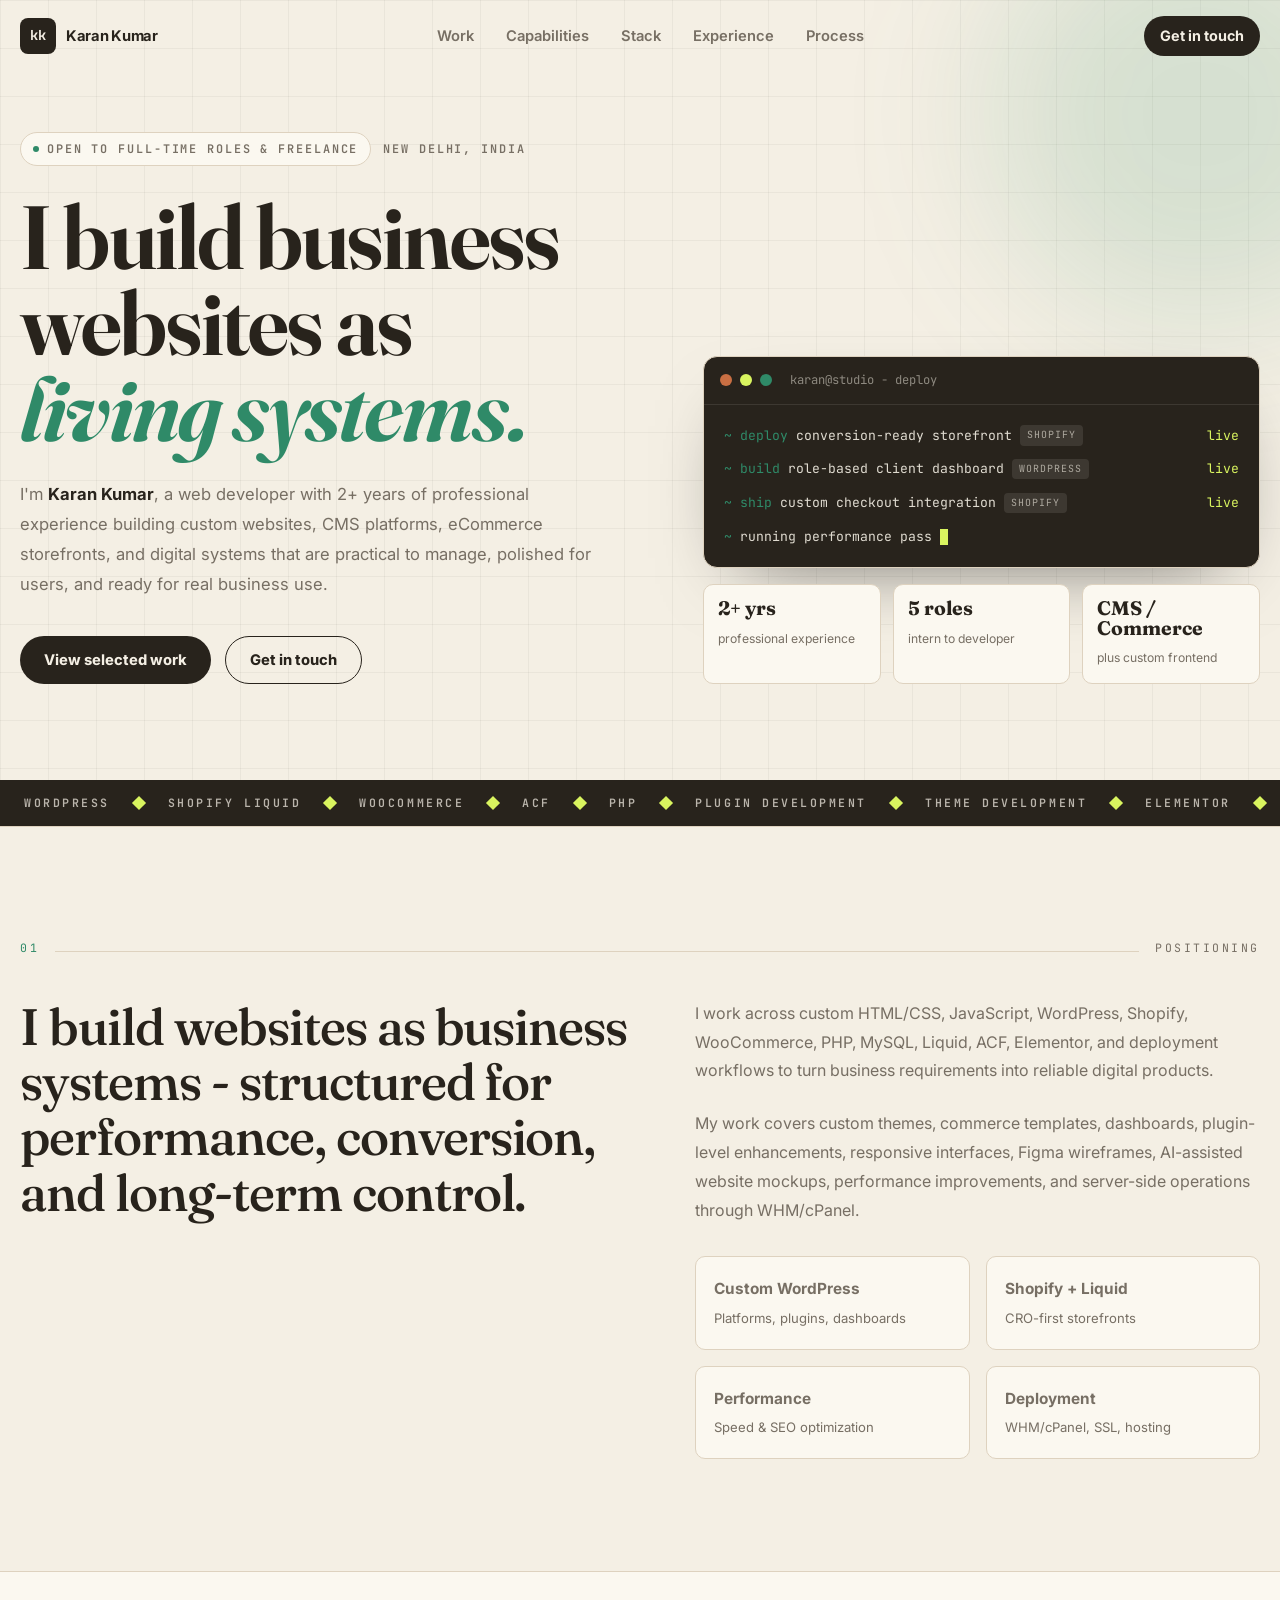
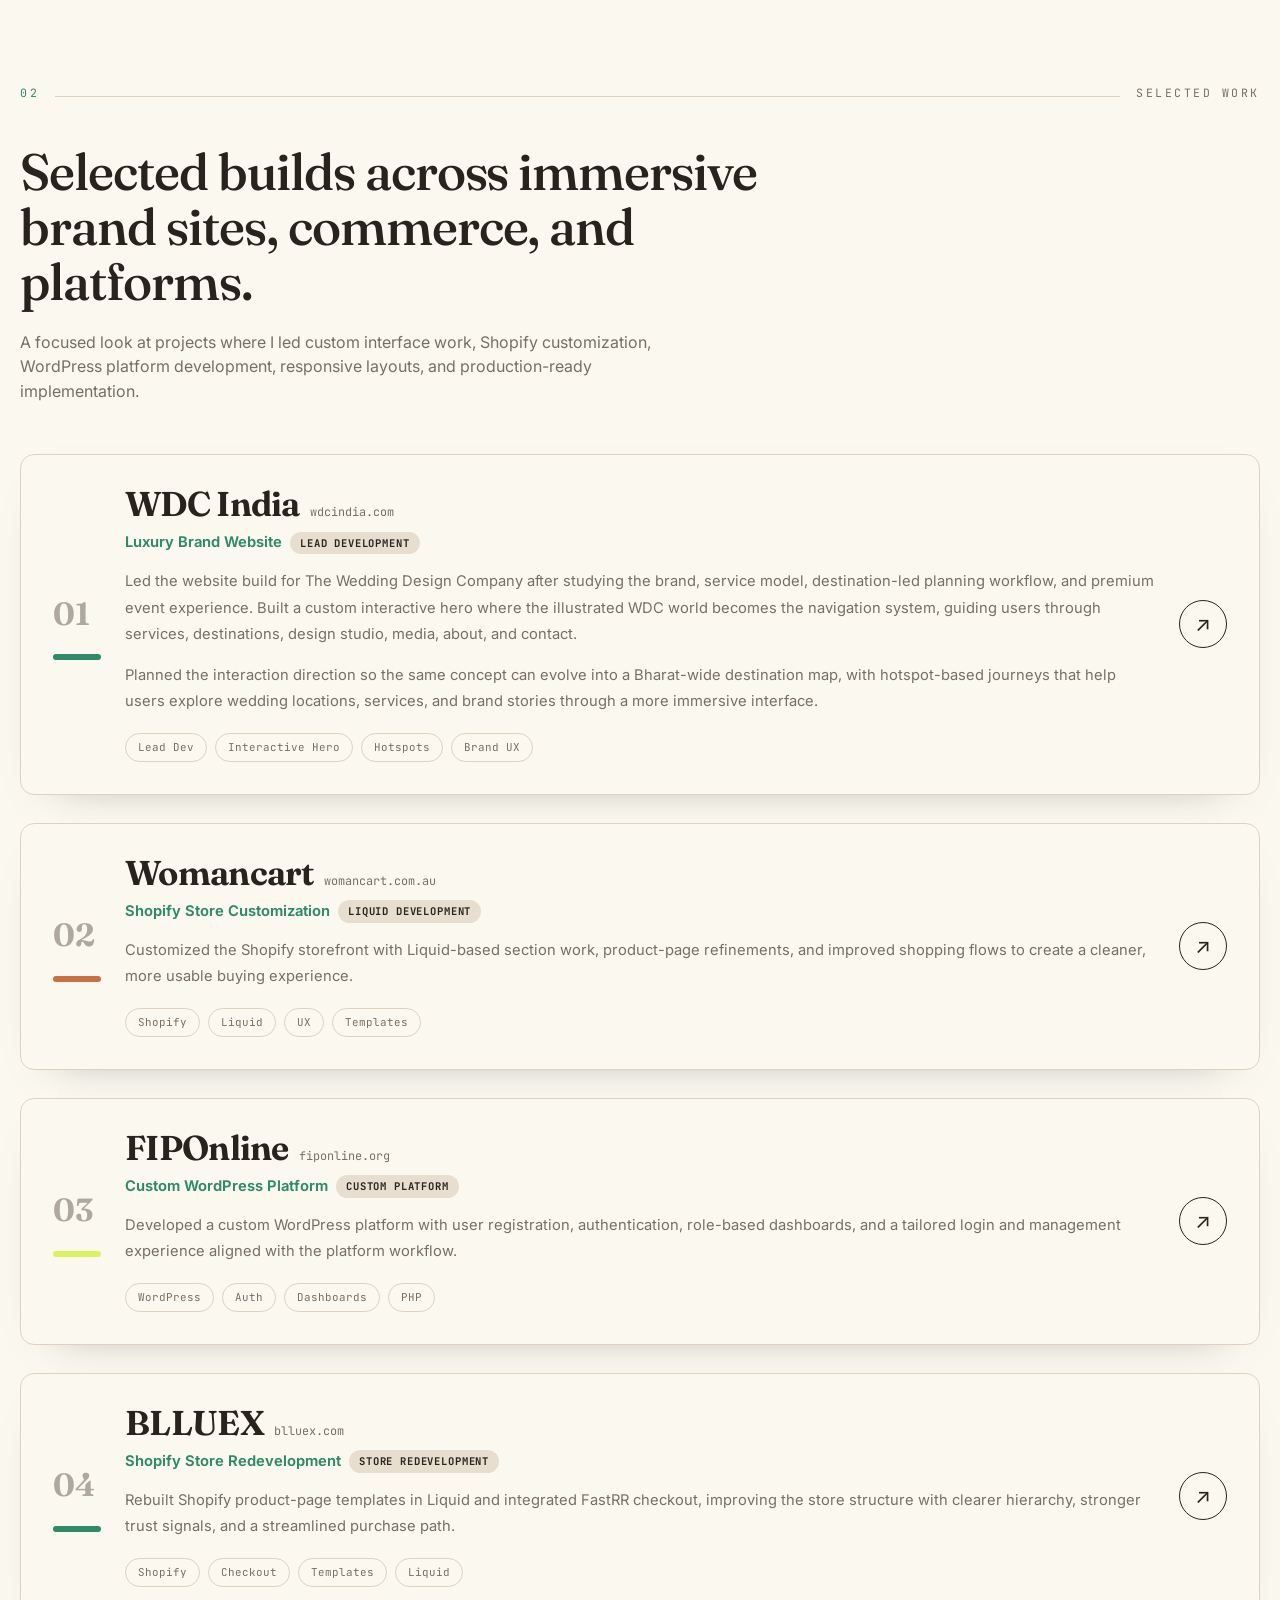
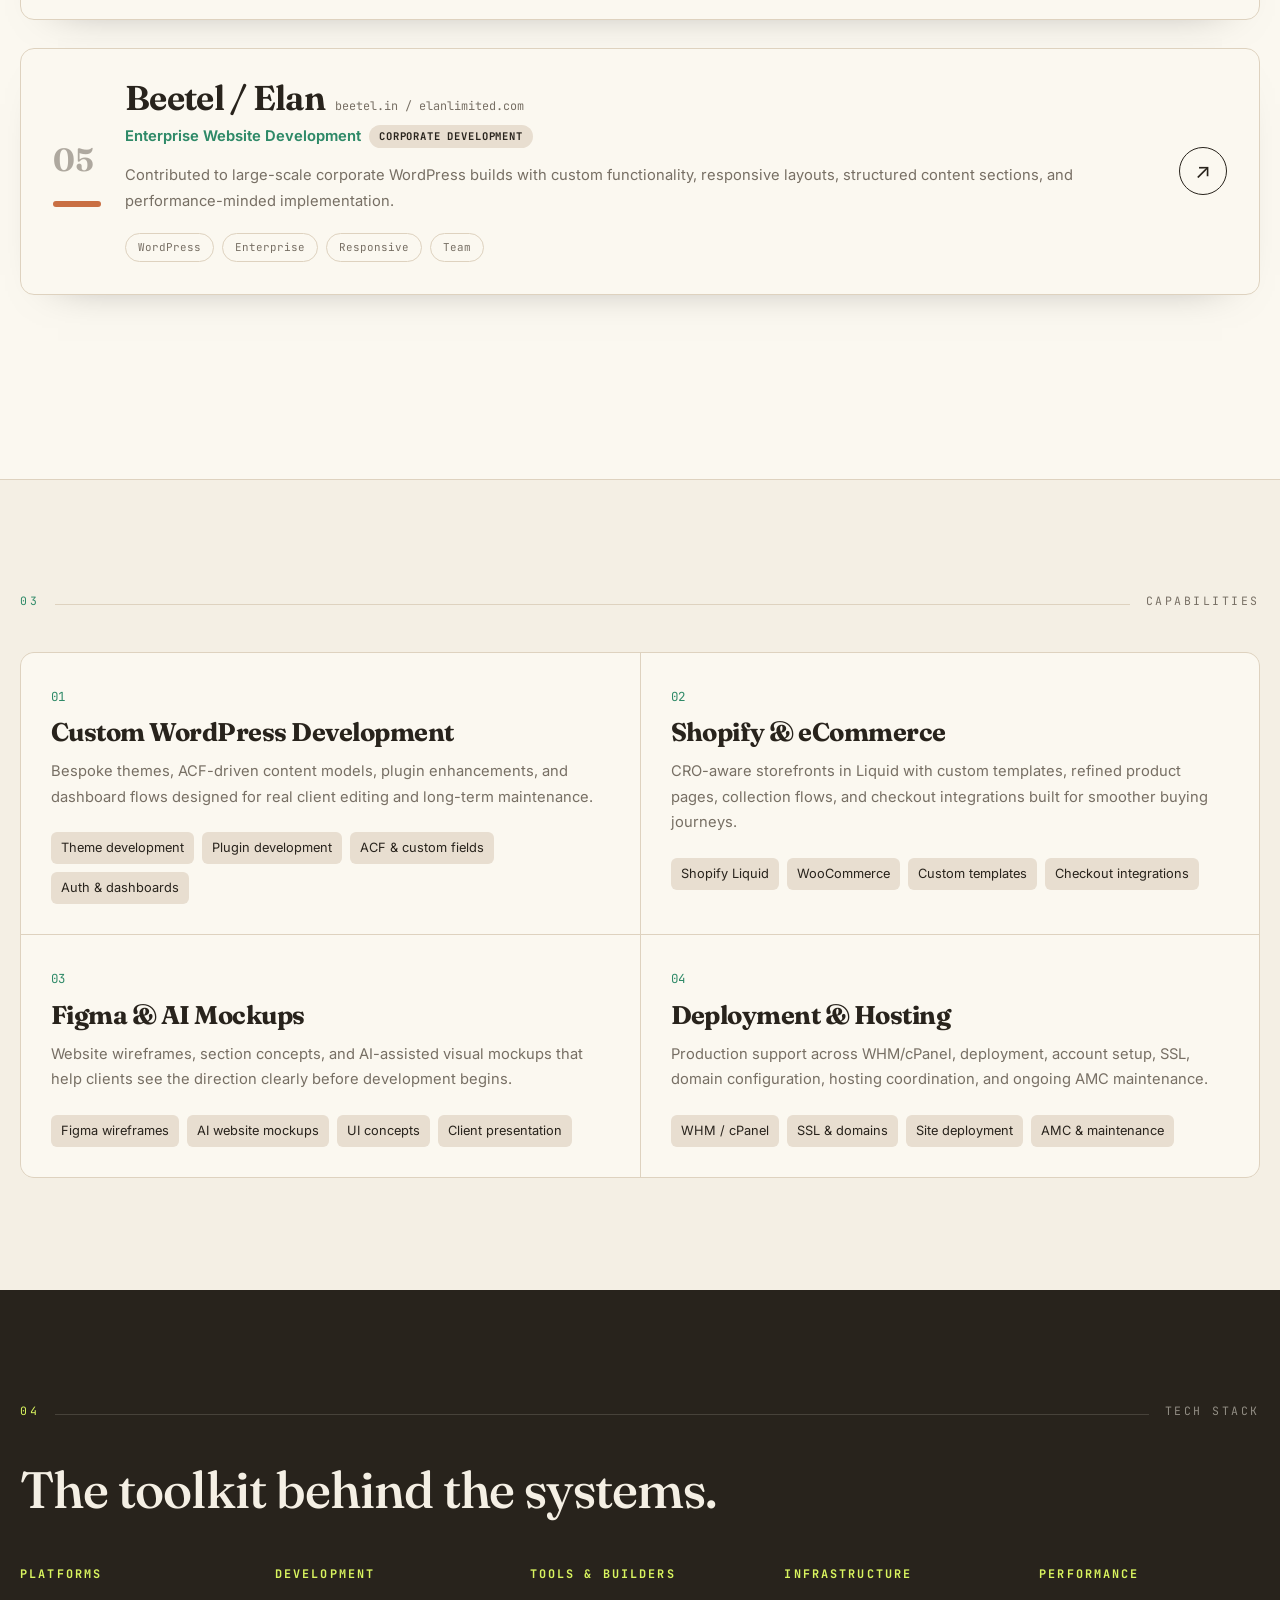
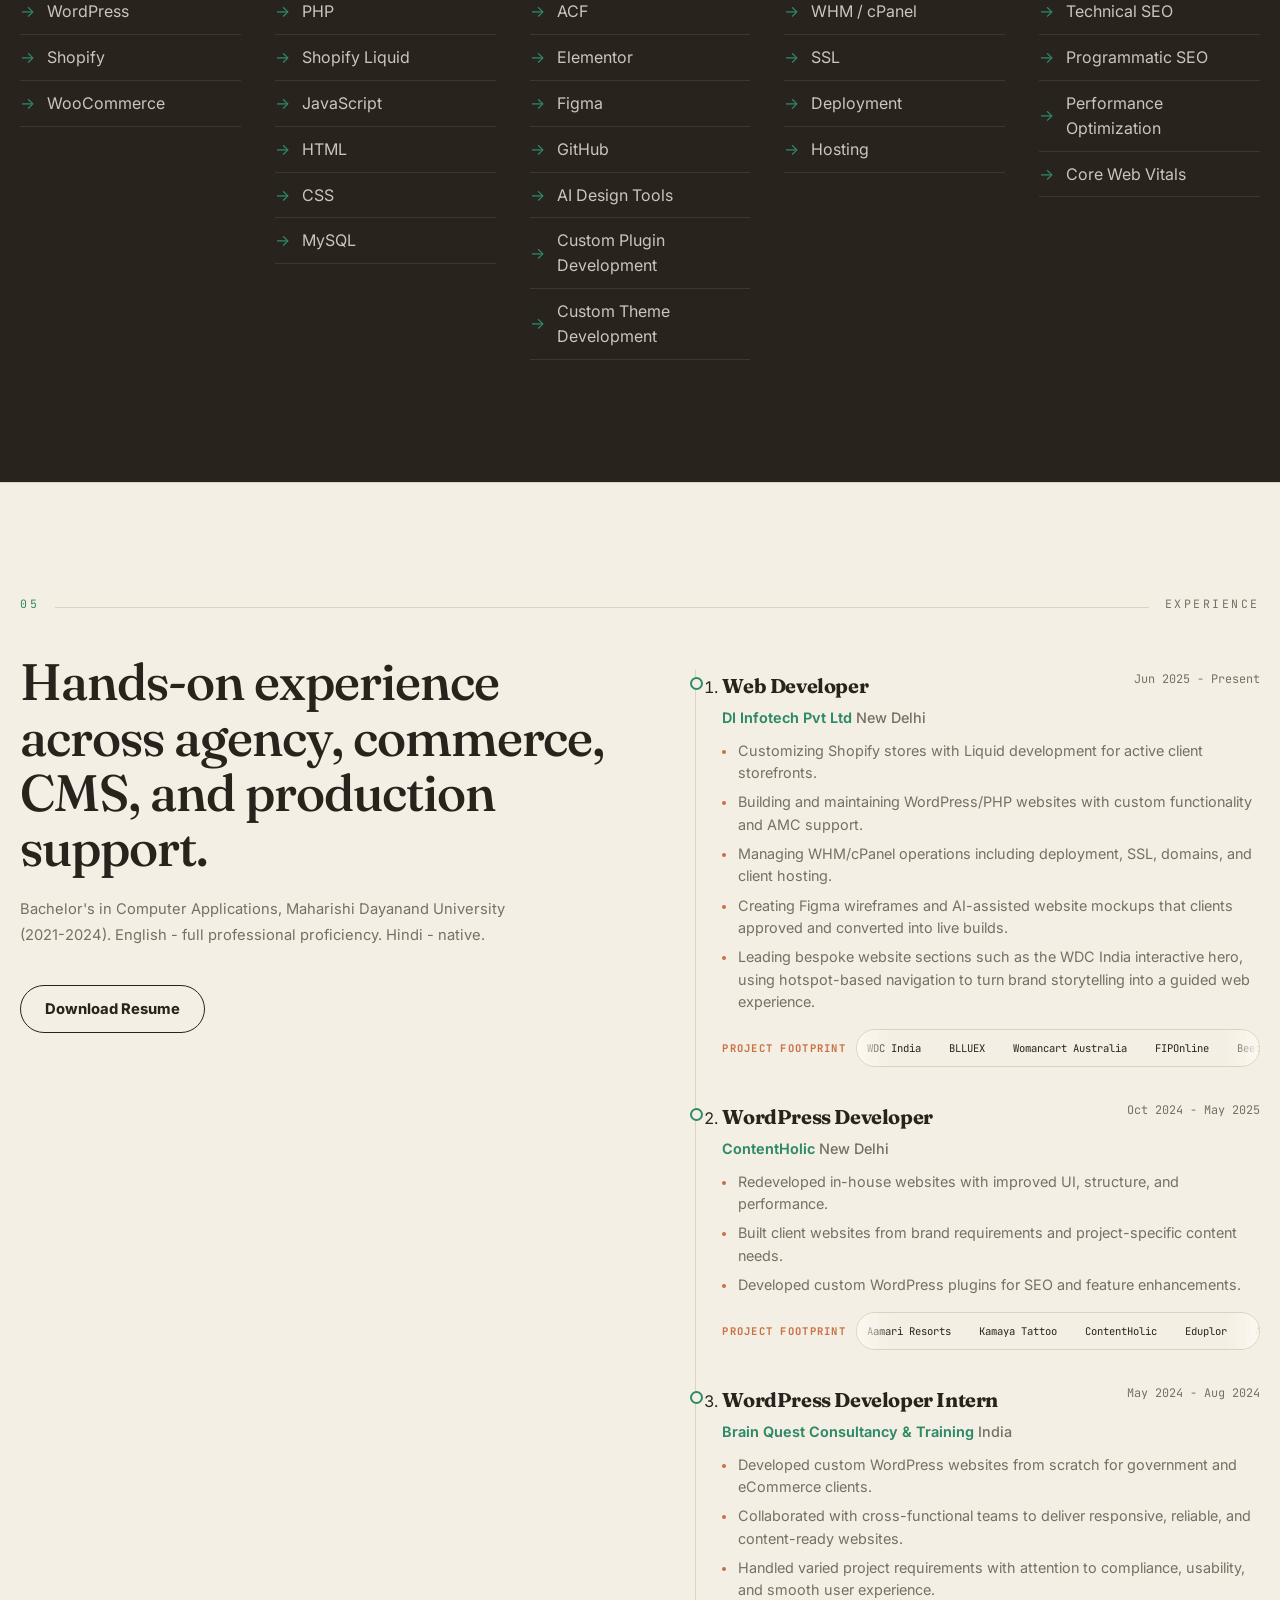
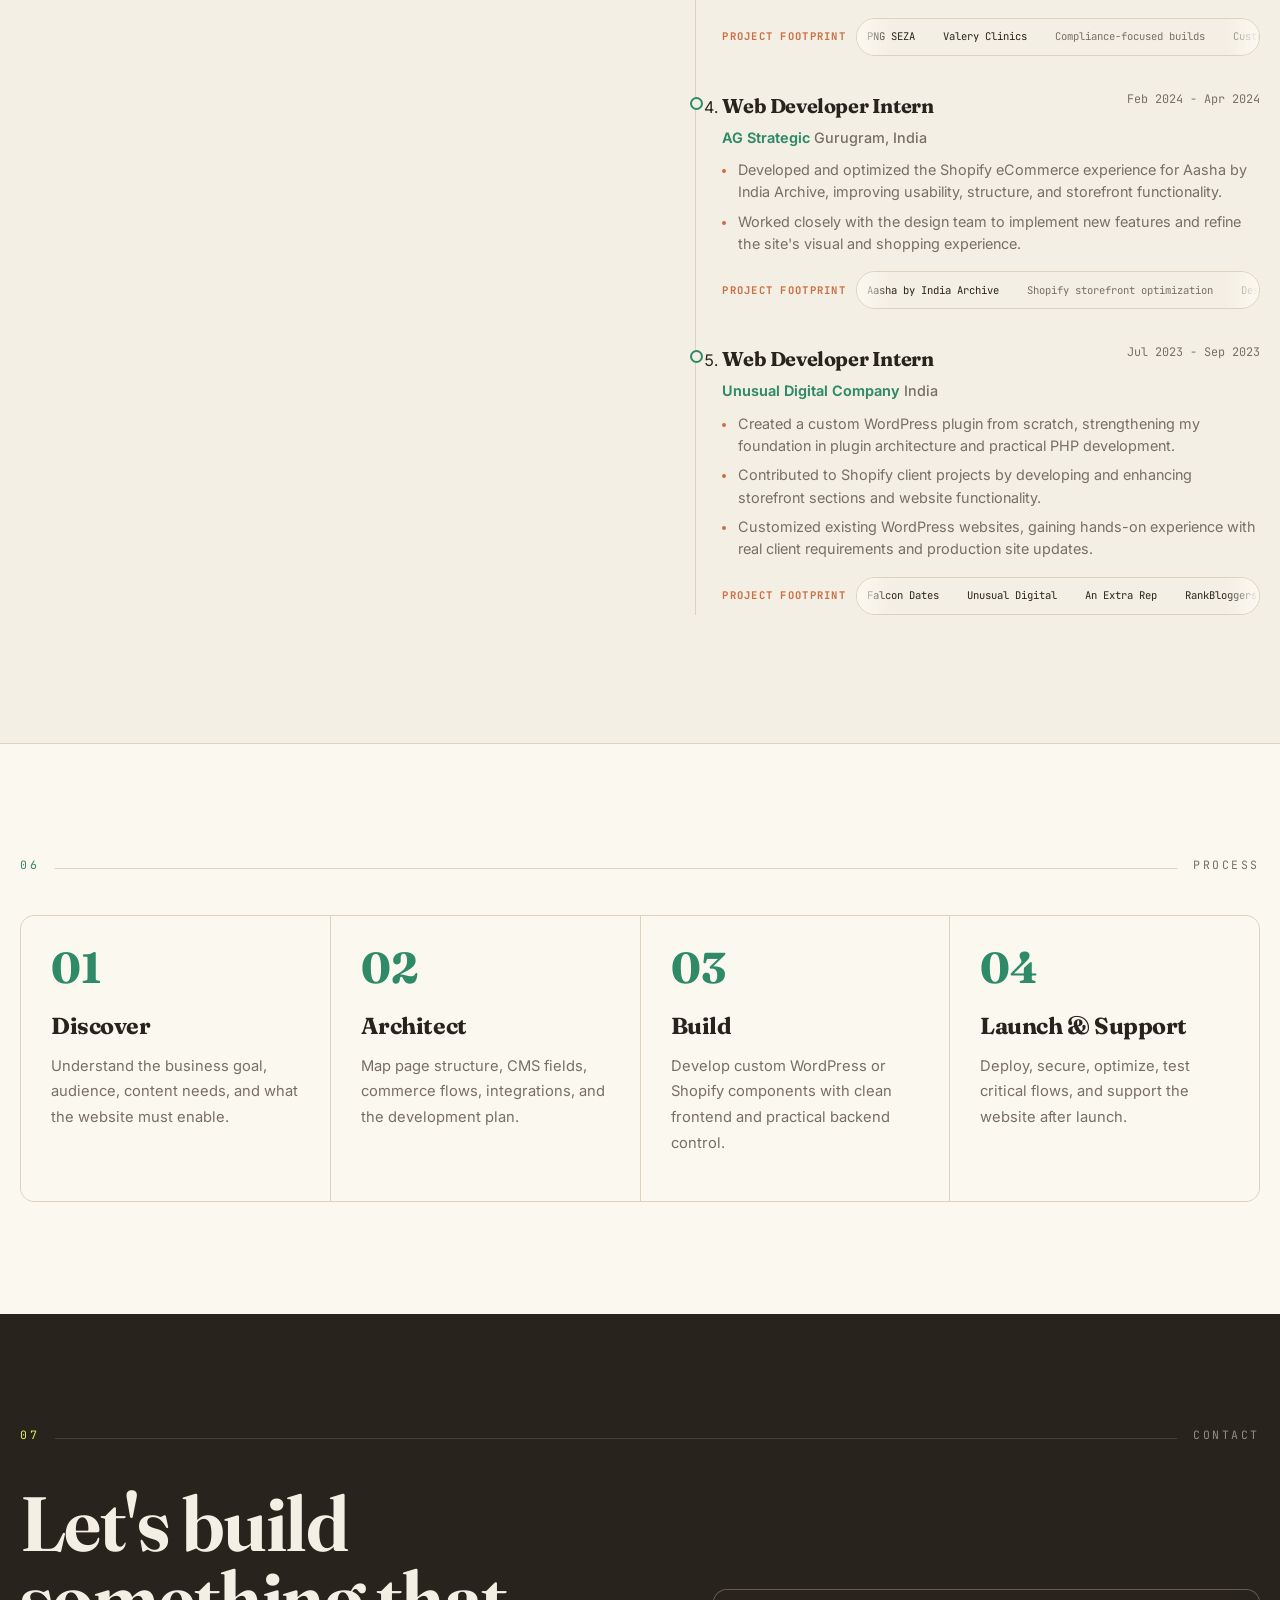
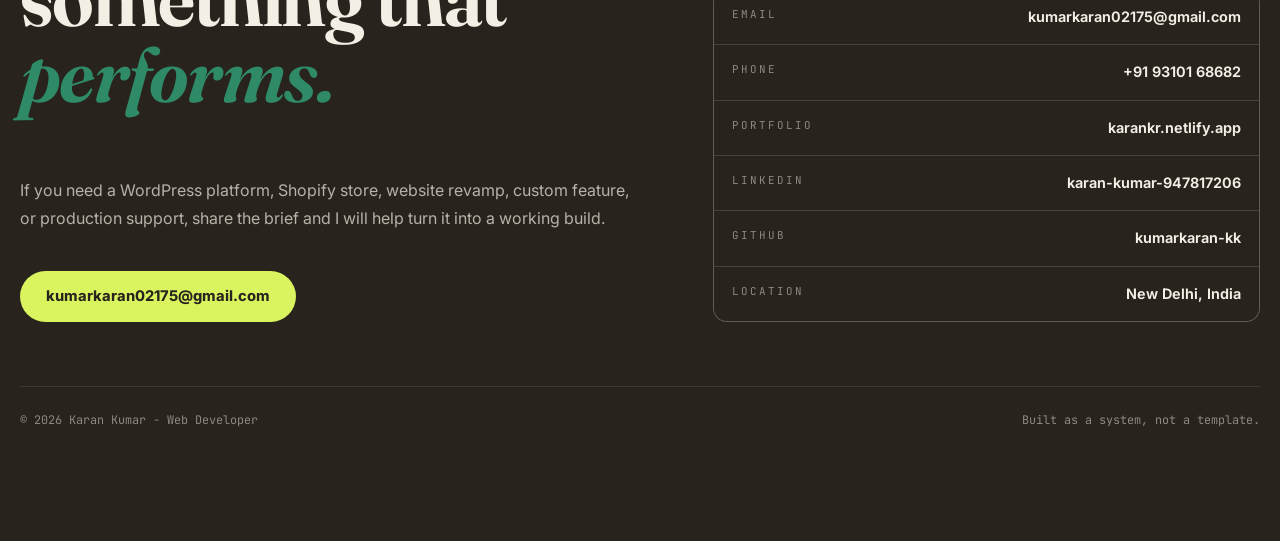
<file: index.html>
<!DOCTYPE html>
<html lang="en">

<head>
    <meta charset="UTF-8">
    <meta http-equiv="X-UA-Compatible" content="IE=edge">
    <meta name="viewport" content="width=device-width, initial-scale=1.0">
    <meta name="description"
        content="Karan Kumar is a web developer in New Delhi building custom websites, CMS platforms, eCommerce stores, and conversion-focused digital experiences.">
    <meta name="author" content="Karan Kumar">
    <link rel="canonical" href="https://karankr.netlify.app/">
    <meta property="og:title" content="Karan Kumar - Web Developer">
    <meta property="og:description"
        content="Custom websites, CMS platforms, eCommerce stores, and interactive web experiences by Karan Kumar.">
    <meta property="og:type" content="website">
    <meta property="og:url" content="https://karankr.netlify.app/">
    <meta name="twitter:card" content="summary">
    <meta name="twitter:title" content="Karan Kumar - Web Developer">
    <meta name="twitter:description"
        content="Custom websites, CMS platforms, eCommerce stores, and interactive web experiences by Karan Kumar.">
    <link rel="preconnect" href="https://fonts.googleapis.com">
    <link rel="preconnect" href="https://fonts.gstatic.com" crossorigin>
    <link
        href="https://fonts.googleapis.com/css2?family=Fraunces:opsz,wght@9..144,400;9..144,500;9..144,600;9..144,700;9..144,900&family=Inter:wght@400;500;600;700;800&family=JetBrains+Mono:wght@400;500;600&display=swap"
        rel="stylesheet">
    <link rel="stylesheet" href="style.css">
    <link rel="icon" href="Images/profile-pic.png" type="image/x-icon">
    <title>Karan Kumar - Web Developer</title>
</head>

<body>
    <div class="progress-bar" id="progressBar"></div>

    <header class="site-header" id="siteHeader">
        <nav class="site-nav" aria-label="Primary navigation">
            <a href="#top" class="brand" aria-label="Karan Kumar home">
                <span class="brand-mark">kk</span>
                <span class="brand-name">Karan Kumar</span>
            </a>

            <div class="nav-links" id="navLinks">
                <a href="#work">Work</a>
                <a href="#capabilities">Capabilities</a>
                <a href="#stack">Stack</a>
                <a href="#experience">Experience</a>
                <a href="#process">Process</a>
            </div>

            <div class="nav-actions">
                <a href="#contact" class="nav-cta">Get in touch</a>
                <button class="menu-toggle" id="navToggle" type="button" aria-label="Toggle menu" aria-expanded="false">
                    <span class="menu-open">==</span>
                    <span class="menu-close">x</span>
                </button>
            </div>
        </nav>

        <div class="mobile-panel" id="mobilePanel">
            <a href="#work">Work</a>
            <a href="#capabilities">Capabilities</a>
            <a href="#stack">Stack</a>
            <a href="#experience">Experience</a>
            <a href="#process">Process</a>
            <a href="#contact" class="mobile-cta">Get in touch</a>
        </div>
    </header>

    <main>
        <section class="hero" id="top">
            <div class="blueprint" aria-hidden="true"></div>
            <div class="hero-glow" aria-hidden="true"></div>

            <div class="page-shell hero-grid">
                <div class="hero-copy">
                    <div class="availability-line">
                        <span class="status-pill"><span></span>Open to full-time roles &amp; freelance</span>
                        <span>New Delhi, India</span>
                    </div>

                    <h1>I build business<br>websites as<br><em>living systems.</em></h1>

                    <p class="hero-text">
                        I'm <strong>Karan Kumar</strong>, a web developer with 2+ years of professional experience
                        building custom websites, CMS platforms, eCommerce storefronts, and digital systems that are
                        practical to manage, polished for users, and ready for real business use.
                    </p>

                    <div class="hero-actions">
                        <a href="#work" class="button button-dark">View selected work</a>
                        <a href="#contact" class="button button-outline">Get in touch</a>
                    </div>
                </div>

                <div class="hero-console reveal">
                    <div class="console-window">
                        <div class="console-top">
                            <span></span>
                            <span></span>
                            <span></span>
                            <p>karan@studio - deploy</p>
                        </div>
                        <div class="console-body">
                            <div class="console-line">
                                <span class="prompt">~ deploy</span>
                                <span>conversion-ready storefront</span>
                                <span class="tag">shopify</span>
                                <span class="live">live</span>
                            </div>
                            <div class="console-line">
                                <span class="prompt">~ build</span>
                                <span>role-based client dashboard</span>
                                <span class="tag">wordpress</span>
                                <span class="live">live</span>
                            </div>
                            <div class="console-line">
                                <span class="prompt">~ ship</span>
                                <span>custom checkout integration</span>
                                <span class="tag">shopify</span>
                                <span class="live">live</span>
                            </div>
                            <div class="console-line console-cursor">
                                <span class="prompt">~</span>
                                <span>running performance pass</span>
                                <span class="blink"></span>
                            </div>
                        </div>
                    </div>

                    <div class="hero-stats">
                        <div>
                            <strong>2+ yrs</strong>
                            <span>professional experience</span>
                        </div>
                        <div>
                            <strong>5 roles</strong>
                            <span>intern to developer</span>
                        </div>
                        <div>
                            <strong>CMS / Commerce</strong>
                            <span>plus custom frontend</span>
                        </div>
                    </div>
                </div>
            </div>

            <div class="marquee" aria-label="Technical services">
                <div>
                    <span>WordPress</span>
                    <b></b>
                    <span>Shopify Liquid</span>
                    <b></b>
                    <span>WooCommerce</span>
                    <b></b>
                    <span>ACF</span>
                    <b></b>
                    <span>PHP</span>
                    <b></b>
                    <span>Plugin Development</span>
                    <b></b>
                    <span>Theme Development</span>
                    <b></b>
                    <span>Elementor</span>
                    <b></b>
                    <span>JavaScript</span>
                    <b></b>
                    <span>MySQL</span>
                    <b></b>
                    <span>WHM / cPanel</span>
                    <b></b>
                    <span>CRO</span>
                    <b></b>
                    <span>WordPress</span>
                    <b></b>
                    <span>Shopify Liquid</span>
                    <b></b>
                    <span>WooCommerce</span>
                    <b></b>
                    <span>ACF</span>
                    <b></b>
                    <span>PHP</span>
                    <b></b>
                    <span>Plugin Development</span>
                    <b></b>
                    <span>Theme Development</span>
                    <b></b>
                    <span>Elementor</span>
                    <b></b>
                    <span>JavaScript</span>
                    <b></b>
                    <span>MySQL</span>
                    <b></b>
                    <span>WHM / cPanel</span>
                    <b></b>
                    <span>CRO</span>
                    <b></b>
                </div>
            </div>
        </section>

        <section class="section section-border">
            <div class="page-shell">
                <div class="section-label">
                    <span>01</span>
                    <i></i>
                    <p>Positioning</p>
                </div>

                <div class="two-col">
                    <div class="reveal">
                        <h2>I build websites as business systems - structured for performance, conversion, and
                            long-term control.</h2>
                    </div>

                    <div class="body-copy reveal">
                        <p>
                            I work across custom HTML/CSS, JavaScript, WordPress, Shopify, WooCommerce, PHP, MySQL,
                            Liquid, ACF, Elementor, and deployment workflows to turn business requirements into
                            reliable digital products.
                        </p>
                        <p>
                            My work covers custom themes, commerce templates, dashboards, plugin-level enhancements,
                            responsive interfaces, Figma wireframes, AI-assisted website mockups, performance
                            improvements, and server-side operations through WHM/cPanel.
                        </p>

                        <div class="position-grid">
                            <article>
                                <h3>Custom WordPress</h3>
                                <p>Platforms, plugins, dashboards</p>
                            </article>
                            <article>
                                <h3>Shopify + Liquid</h3>
                                <p>CRO-first storefronts</p>
                            </article>
                            <article>
                                <h3>Performance</h3>
                                <p>Speed &amp; SEO optimization</p>
                            </article>
                            <article>
                                <h3>Deployment</h3>
                                <p>WHM/cPanel, SSL, hosting</p>
                            </article>
                        </div>
                    </div>
                </div>
            </div>
        </section>

        <section class="section section-border work-section" id="work">
            <div class="page-shell">
                <div class="section-label">
                    <span>02</span>
                    <i></i>
                    <p>Selected Work</p>
                </div>

                <h2 class="section-heading reveal">Selected builds across immersive brand sites, commerce, and
                    platforms.
                </h2>
                <p class="section-intro reveal">
                    A focused look at projects where I led custom interface work, Shopify customization, WordPress
                    platform development, responsive layouts, and production-ready implementation.
                </p>

                <div class="project-list">
                    <article class="project-card reveal">
                        <div class="project-index">
                            <span>01</span>
                            <i class="accent-emerald"></i>
                        </div>
                        <div class="project-main">
                            <div class="project-title">
                                <h3>WDC India</h3>
                                <span>wdcindia.com</span>
                            </div>
                            <div class="project-meta">
                                <span>Luxury Brand Website</span>
                                <b>Lead development</b>
                            </div>
                            <p>
                                Led the website build for The Wedding Design Company after studying the brand, service
                                model, destination-led planning workflow, and premium event experience. Built a custom
                                interactive hero where the illustrated WDC world becomes the navigation system, guiding
                                users through services, destinations, design studio, media, about, and contact.
                            </p>
                            <p>
                                Planned the interaction direction so the same concept can evolve into a Bharat-wide
                                destination map, with hotspot-based journeys that help users explore wedding locations,
                                services, and brand stories through a more immersive interface.
                            </p>
                            <div class="tags">
                                <span>Lead Dev</span>
                                <span>Interactive Hero</span>
                                <span>Hotspots</span>
                                <span>Brand UX</span>
                            </div>
                        </div>
                        <a href="https://wdcindia.com/" target="_blank" rel="noreferrer"
                            aria-label="Open WDC India">&nearr;</a>
                    </article>

                    <article class="project-card reveal">
                        <div class="project-index">
                            <span>02</span>
                            <i class="accent-clay"></i>
                        </div>
                        <div class="project-main">
                            <div class="project-title">
                                <h3>Womancart</h3>
                                <span>womancart.com.au</span>
                            </div>
                            <div class="project-meta">
                                <span>Shopify Store Customization</span>
                                <b>Liquid development</b>
                            </div>
                            <p>
                                Customized the Shopify storefront with Liquid-based section work, product-page
                                refinements, and improved shopping flows to create a cleaner, more usable buying
                                experience.
                            </p>
                            <div class="tags">
                                <span>Shopify</span>
                                <span>Liquid</span>
                                <span>UX</span>
                                <span>Templates</span>
                            </div>
                        </div>
                        <a href="https://womancart.com.au/" target="_blank" rel="noreferrer"
                            aria-label="Open Womancart">&nearr;</a>
                    </article>

                    <article class="project-card reveal">
                        <div class="project-index">
                            <span>03</span>
                            <i class="accent-lime"></i>
                        </div>
                        <div class="project-main">
                            <div class="project-title">
                                <h3>FIPOnline</h3>
                                <span>fiponline.org</span>
                            </div>
                            <div class="project-meta">
                                <span>Custom WordPress Platform</span>
                                <b>Custom platform</b>
                            </div>
                            <p>
                                Developed a custom WordPress platform with user registration, authentication,
                                role-based dashboards, and a tailored login and management experience aligned with the
                                platform workflow.
                            </p>
                            <div class="tags">
                                <span>WordPress</span>
                                <span>Auth</span>
                                <span>Dashboards</span>
                                <span>PHP</span>
                            </div>
                        </div>
                        <a href="https://fiponline.org/" target="_blank" rel="noreferrer"
                            aria-label="Open FIPOnline">&nearr;</a>
                    </article>

                    <article class="project-card reveal">
                        <div class="project-index">
                            <span>04</span>
                            <i class="accent-emerald"></i>
                        </div>
                        <div class="project-main">
                            <div class="project-title">
                                <h3>BLLUEX</h3>
                                <span>blluex.com</span>
                            </div>
                            <div class="project-meta">
                                <span>Shopify Store Redevelopment</span>
                                <b>Store redevelopment</b>
                            </div>
                            <p>
                                Rebuilt Shopify product-page templates in Liquid and integrated FastRR checkout,
                                improving the store structure with clearer hierarchy, stronger trust signals, and a
                                streamlined purchase path.
                            </p>
                            <div class="tags">
                                <span>Shopify</span>
                                <span>Checkout</span>
                                <span>Templates</span>
                                <span>Liquid</span>
                            </div>
                        </div>
                        <a href="https://blluex.com/" target="_blank" rel="noreferrer"
                            aria-label="Open BLLUEX">&nearr;</a>
                    </article>

                    <article class="project-card reveal">
                        <div class="project-index">
                            <span>05</span>
                            <i class="accent-clay"></i>
                        </div>
                        <div class="project-main">
                            <div class="project-title">
                                <h3>Beetel / Elan</h3>
                                <span>beetel.in / elanlimited.com</span>
                            </div>
                            <div class="project-meta">
                                <span>Enterprise Website Development</span>
                                <b>Corporate development</b>
                            </div>
                            <p>
                                Contributed to large-scale corporate WordPress builds with custom functionality,
                                responsive layouts, structured content sections, and performance-minded implementation.
                            </p>
                            <div class="tags">
                                <span>WordPress</span>
                                <span>Enterprise</span>
                                <span>Responsive</span>
                                <span>Team</span>
                            </div>
                        </div>
                        <a href="https://beetel.in/" target="_blank" rel="noreferrer"
                            aria-label="Open Beetel">&nearr;</a>
                    </article>
                </div>
            </div>
        </section>

        <section class="section section-border" id="capabilities">
            <div class="page-shell">
                <div class="section-label">
                    <span>03</span>
                    <i></i>
                    <p>Capabilities</p>
                </div>

                <div class="capability-grid">
                    <article class="capability-card reveal">
                        <span>01</span>
                        <h3>Custom WordPress Development</h3>
                        <p>Bespoke themes, ACF-driven content models, plugin enhancements, and dashboard flows designed
                            for real client editing and long-term maintenance.</p>
                        <ul>
                            <li>Theme development</li>
                            <li>Plugin development</li>
                            <li>ACF &amp; custom fields</li>
                            <li>Auth &amp; dashboards</li>
                        </ul>
                    </article>

                    <article class="capability-card reveal">
                        <span>02</span>
                        <h3>Shopify &amp; eCommerce</h3>
                        <p>CRO-aware storefronts in Liquid with custom templates, refined product pages, collection
                            flows, and checkout integrations built for smoother buying journeys.</p>
                        <ul>
                            <li>Shopify Liquid</li>
                            <li>WooCommerce</li>
                            <li>Custom templates</li>
                            <li>Checkout integrations</li>
                        </ul>
                    </article>

                    <article class="capability-card reveal">
                        <span>03</span>
                        <h3>Figma &amp; AI Mockups</h3>
                        <p>Website wireframes, section concepts, and AI-assisted visual mockups that help clients see
                            the direction clearly before development begins.</p>
                        <ul>
                            <li>Figma wireframes</li>
                            <li>AI website mockups</li>
                            <li>UI concepts</li>
                            <li>Client presentation</li>
                        </ul>
                    </article>

                    <article class="capability-card reveal">
                        <span>04</span>
                        <h3>Deployment &amp; Hosting</h3>
                        <p>Production support across WHM/cPanel, deployment, account setup, SSL, domain configuration,
                            hosting coordination, and ongoing AMC maintenance.</p>
                        <ul>
                            <li>WHM / cPanel</li>
                            <li>SSL &amp; domains</li>
                            <li>Site deployment</li>
                            <li>AMC &amp; maintenance</li>
                        </ul>
                    </article>
                </div>
            </div>
        </section>

        <section class="section dark-section" id="stack">
            <div class="page-shell">
                <div class="section-label dark-label">
                    <span>04</span>
                    <i></i>
                    <p>Tech Stack</p>
                </div>

                <h2 class="section-heading reveal">The toolkit behind the systems.</h2>

                <div class="stack-grid">
                    <article class="reveal">
                        <h3>Platforms</h3>
                        <ul>
                            <li>WordPress</li>
                            <li>Shopify</li>
                            <li>WooCommerce</li>
                        </ul>
                    </article>
                    <article class="reveal">
                        <h3>Development</h3>
                        <ul>
                            <li>PHP</li>
                            <li>Shopify Liquid</li>
                            <li>JavaScript</li>
                            <li>HTML</li>
                            <li>CSS</li>
                            <li>MySQL</li>
                        </ul>
                    </article>
                    <article class="reveal">
                        <h3>Tools &amp; Builders</h3>
                        <ul>
                            <li>ACF</li>
                            <li>Elementor</li>
                            <li>Figma</li>
                            <li>GitHub</li>
                            <li>AI Design Tools</li>
                            <li>Custom Plugin Development</li>
                            <li>Custom Theme Development</li>
                        </ul>
                    </article>
                    <article class="reveal">
                        <h3>Infrastructure</h3>
                        <ul>
                            <li>WHM / cPanel</li>
                            <li>SSL</li>
                            <li>Deployment</li>
                            <li>Hosting</li>
                        </ul>
                    </article>
                    <article class="reveal">
                        <h3>Performance</h3>
                        <ul>
                            <li>Technical SEO</li>
                            <li>Programmatic SEO</li>
                            <li>Performance Optimization</li>
                            <li>Core Web Vitals</li>
                        </ul>
                    </article>
                </div>
            </div>
        </section>

        <section class="section section-border" id="experience">
            <div class="page-shell">
                <div class="section-label">
                    <span>05</span>
                    <i></i>
                    <p>Experience</p>
                </div>

                <div class="two-col experience-layout">
                    <div class="reveal">
                        <h2>Hands-on experience across agency, commerce, CMS, and production support.</h2>
                        <p class="experience-note">
                            Bachelor's in Computer Applications, Maharishi Dayanand University (2021-2024). English -
                            full professional proficiency. Hindi - native.
                        </p>
                        <a href="karan-kr-wp-resume.pdf" download class="button button-outline resume-button">
                            Download Resume
                        </a>
                    </div>

                    <ol class="timeline reveal">
                        <li>
                            <span></span>
                            <div class="timeline-head">
                                <h3>Web Developer</h3>
                                <p>Jun 2025 - Present</p>
                            </div>
                            <p class="timeline-org">DI Infotech Pvt Ltd <b>New Delhi</b></p>
                            <ul>
                                <li>Customizing Shopify stores with Liquid development for active client storefronts.
                                </li>
                                <li>Building and maintaining WordPress/PHP websites with custom functionality and AMC
                                    support.</li>
                                <li>Managing WHM/cPanel operations including deployment, SSL, domains, and client
                                    hosting.</li>
                                <li>Creating Figma wireframes and AI-assisted website mockups that clients approved and
                                    converted into live builds.</li>
                                <li>Leading bespoke website sections such as the WDC India interactive hero, using
                                    hotspot-based navigation to turn brand storytelling into a guided web experience.
                                </li>
                            </ul>
                            <div class="timeline-work-strip">
                                <span>Project footprint</span>
                                <div class="timeline-marquee" aria-label="DI Infotech project names">
                                    <div>
                                        <a href="https://wdcindia.com/" target="_blank" rel="noreferrer">WDC India</a>
                                        <a href="https://blluex.com/" target="_blank" rel="noreferrer">BLLUEX</a>
                                        <a href="https://womancart.com.au/" target="_blank" rel="noreferrer">Womancart
                                            Australia</a>
                                        <a href="https://fiponline.org/" target="_blank" rel="noreferrer">FIPOnline</a>
                                        <a href="https://beetel.in/" target="_blank" rel="noreferrer">Beetel</a>
                                        <a href="https://elanlimited.com/" target="_blank" rel="noreferrer">Elan
                                            Limited</a>
                                        <a href="https://flydheera.com/" target="_blank" rel="noreferrer">FlyDheera</a>
                                        <span>Purva Bath</span>
                                        <span>Siddharya Wellness</span>
                                        <a href="https://divyajewellers.co.in/" target="_blank" rel="noreferrer">Divya
                                            Jewellers</a>
                                        <a href="https://kaziandassociates.com.au/" target="_blank"
                                            rel="noreferrer">Kazi &amp; Associates</a>
                                        <a href="https://sewaexpo.com/" target="_blank" rel="noreferrer">Sewa Expo</a>
                                        <a href="https://www.dekodeglobal.com/" target="_blank" rel="noreferrer">Dekode
                                            Global</a>
                                        <a href="https://diinfotech.com/" target="_blank" rel="noreferrer">DI
                                            Infotech</a>
                                        <a href="https://appleshinetech.com/" target="_blank" rel="noreferrer">Apple
                                            Shine
                                            Tech</a>
                                        <a href="https://fatfatiya.com/" target="_blank" rel="noreferrer">Fatfatiya</a>
                                        <a href="https://prologisfreight.com/" target="_blank" rel="noreferrer">Prologis
                                            Freight</a>
                                        <a href="https://dranilkumarsharma.com/" target="_blank" rel="noreferrer">Dr.
                                            Anil Kumar Sharma</a>
                                        <a href="https://www.ficcicascade.in/" target="_blank" rel="noreferrer">FICCI
                                            CASCADE</a>
                                        <a href="https://wdcindia.com/" target="_blank" rel="noreferrer">WDC India</a>
                                        <a href="https://blluex.com/" target="_blank" rel="noreferrer">BLLUEX</a>
                                        <a href="https://womancart.com.au/" target="_blank" rel="noreferrer">Womancart
                                            Australia</a>
                                        <a href="https://fiponline.org/" target="_blank" rel="noreferrer">FIPOnline</a>
                                        <a href="https://beetel.in/" target="_blank" rel="noreferrer">Beetel</a>
                                        <a href="https://elanlimited.com/" target="_blank" rel="noreferrer">Elan
                                            Limited</a>
                                        <a href="https://flydheera.com/" target="_blank" rel="noreferrer">FlyDheera</a>
                                        <span>Purva Bath</span>
                                        <span>Siddharya Wellness</span>
                                        <a href="https://divyajewellers.co.in/" target="_blank" rel="noreferrer">Divya
                                            Jewellers</a>
                                        <a href="https://kaziandassociates.com.au/" target="_blank"
                                            rel="noreferrer">Kazi &amp; Associates</a>
                                        <a href="https://sewaexpo.com/" target="_blank" rel="noreferrer">Sewa Expo</a>
                                        <a href="https://www.dekodeglobal.com/" target="_blank" rel="noreferrer">Dekode
                                            Global</a>
                                        <a href="https://diinfotech.com/" target="_blank" rel="noreferrer">DI
                                            Infotech</a>
                                        <a href="https://appleshinetech.com/" target="_blank" rel="noreferrer">Apple
                                            Shine
                                            Tech</a>
                                        <a href="https://fatfatiya.com/" target="_blank" rel="noreferrer">Fatfatiya</a>
                                        <a href="https://prologisfreight.com/" target="_blank" rel="noreferrer">Prologis
                                            Freight</a>
                                        <a href="https://dranilkumarsharma.com/" target="_blank" rel="noreferrer">Dr.
                                            Anil Kumar Sharma</a>
                                        <a href="https://www.ficcicascade.in/" target="_blank" rel="noreferrer">FICCI
                                            CASCADE</a>
                                    </div>
                                </div>
                            </div>
                        </li>

                        <li>
                            <span></span>
                            <div class="timeline-head">
                                <h3>WordPress Developer</h3>
                                <p>Oct 2024 - May 2025</p>
                            </div>
                            <p class="timeline-org">ContentHolic <b>New Delhi</b></p>
                            <ul>
                                <li>Redeveloped in-house websites with improved UI, structure, and performance.</li>
                                <li>Built client websites from brand requirements and project-specific content needs.
                                </li>
                                <li>Developed custom WordPress plugins for SEO and feature enhancements.</li>
                            </ul>
                            <div class="timeline-work-strip">
                                <span>Project footprint</span>
                                <div class="timeline-marquee" aria-label="ContentHolic work names">
                                    <div>
                                        <a href="https://aamariresorts.com/" target="_blank" rel="noreferrer">Aamari
                                            Resorts</a>
                                        <a href="https://kamayatattoo.com/" target="_blank" rel="noreferrer">Kamaya
                                            Tattoo</a>
                                        <a href="https://contentholic.com/" target="_blank"
                                            rel="noreferrer">ContentHolic</a>
                                        <a href="https://eduplor.in/" target="_blank" rel="noreferrer">Eduplor</a>
                                        <a href="https://adsholic.in/" target="_blank" rel="noreferrer">AdsHolic</a>
                                        <a href="https://brandholic.in/" target="_blank"
                                            rel="noreferrer">BrandHolic</a>
                                        <a href="https://consurgys.com/" target="_blank" rel="noreferrer">Consurgys</a>
                                        <a href="https://assignmenttoday.com/" target="_blank"
                                            rel="noreferrer">Assignment Today</a>
                                        <a href="https://printholic.in/" target="_blank" rel="noreferrer">Printholic</a>
                                        <a href="https://wedmate.in/" target="_blank" rel="noreferrer">WedMate</a>
                                        <a href="https://aamariresorts.com/" target="_blank" rel="noreferrer">Aamari
                                            Resorts</a>
                                        <a href="https://kamayatattoo.com/" target="_blank" rel="noreferrer">Kamaya
                                            Tattoo</a>
                                        <a href="https://contentholic.com/" target="_blank"
                                            rel="noreferrer">ContentHolic</a>
                                        <a href="https://eduplor.in/" target="_blank" rel="noreferrer">Eduplor</a>
                                        <a href="https://adsholic.in/" target="_blank" rel="noreferrer">AdsHolic</a>
                                        <a href="https://brandholic.in/" target="_blank"
                                            rel="noreferrer">BrandHolic</a>
                                        <a href="https://consurgys.com/" target="_blank" rel="noreferrer">Consurgys</a>
                                        <a href="https://assignmenttoday.com/" target="_blank"
                                            rel="noreferrer">Assignment Today</a>
                                        <a href="https://printholic.in/" target="_blank" rel="noreferrer">Printholic</a>
                                        <a href="https://wedmate.in/" target="_blank" rel="noreferrer">WedMate</a>
                                    </div>
                                </div>
                            </div>
                        </li>

                        <li>
                            <span></span>
                            <div class="timeline-head">
                                <h3>WordPress Developer Intern</h3>
                                <p>May 2024 - Aug 2024</p>
                            </div>
                            <p class="timeline-org">Brain Quest Consultancy &amp; Training <b>India</b></p>
                            <ul>
                                <li>Developed custom WordPress websites from scratch for government and eCommerce
                                    clients.</li>
                                <li>Collaborated with cross-functional teams to deliver responsive, reliable, and
                                    content-ready websites.</li>
                                <li>Handled varied project requirements with attention to compliance, usability, and
                                    smooth user experience.</li>
                            </ul>
                            <div class="timeline-work-strip">
                                <span>Project footprint</span>
                                <div class="timeline-marquee" aria-label="Brain Quest work names">
                                    <div>
                                        <a href="https://pngseza.gov.pg/" target="_blank" rel="noreferrer">PNG SEZA</a>
                                        <a href="https://valeryclinics.com/" target="_blank" rel="noreferrer">Valery
                                            Clinics</a>
                                        <span>Compliance-focused builds</span>
                                        <span>Custom website delivery</span>
                                        <a href="https://pngseza.gov.pg/" target="_blank" rel="noreferrer">PNG SEZA</a>
                                        <a href="https://valeryclinics.com/" target="_blank" rel="noreferrer">Valery
                                            Clinics</a>
                                        <span>Compliance-focused builds</span>
                                        <span>Custom website delivery</span>
                                    </div>
                                </div>
                            </div>
                        </li>

                        <li>
                            <span></span>
                            <div class="timeline-head">
                                <h3>Web Developer Intern</h3>
                                <p>Feb 2024 - Apr 2024</p>
                            </div>
                            <p class="timeline-org">AG Strategic <b>Gurugram, India</b></p>
                            <ul>
                                <li>Developed and optimized the Shopify eCommerce experience for Aasha by India Archive,
                                    improving usability, structure, and storefront functionality.</li>
                                <li>Worked closely with the design team to implement new features and refine the site's
                                    visual and shopping experience.</li>
                            </ul>
                            <div class="timeline-work-strip">
                                <span>Project footprint</span>
                                <div class="timeline-marquee" aria-label="AG Strategic project names">
                                    <div>
                                        <a href="https://www.aashabyindiaarchive.com/" target="_blank"
                                            rel="noreferrer">Aasha by India Archive</a>
                                        <span>Shopify storefront optimization</span>
                                        <span>Design-team feature implementation</span>
                                        <a href="https://rarerootinfra.com/" target="_blank" rel="noreferrer">Rare Root
                                            Infra</a>
                                        <a href="https://www.aashabyindiaarchive.com/" target="_blank"
                                            rel="noreferrer">Aasha by India Archive</a>
                                        <span>Shopify storefront optimization</span>
                                        <span>Design-team feature implementation</span>
                                        <a href="https://rarerootinfra.com/" target="_blank" rel="noreferrer">Rare Root
                                            Infra</a>
                                    </div>
                                </div>
                            </div>
                        </li>

                        <li>
                            <span></span>
                            <div class="timeline-head">
                                <h3>Web Developer Intern</h3>
                                <p>Jul 2023 - Sep 2023</p>
                            </div>
                            <p class="timeline-org">Unusual Digital Company <b>India</b></p>
                            <ul>
                                <li>Created a custom WordPress plugin from scratch, strengthening my foundation in
                                    plugin architecture and practical PHP development.</li>
                                <li>Contributed to Shopify client projects by developing and enhancing storefront
                                    sections and website functionality.</li>
                                <li>Customized existing WordPress websites, gaining hands-on experience with real client
                                    requirements and production site updates.</li>
                            </ul>
                            <div class="timeline-work-strip">
                                <span>Project footprint</span>
                                <div class="timeline-marquee" aria-label="Unusual Digital work names">
                                    <div>
                                        <a href="https://falcondates.com/" target="_blank" rel="noreferrer">Falcon
                                            Dates</a>
                                        <a href="https://unusualdigital.com/" target="_blank" rel="noreferrer">Unusual
                                            Digital</a>
                                        <a href="https://anextrarep.com/" target="_blank" rel="noreferrer">An Extra
                                            Rep</a>
                                        <a href="https://rankbloggers.com/" target="_blank"
                                            rel="noreferrer">RankBloggers</a>
                                        <span>Custom WordPress Plugin Development</span>
                                        <span>WordPress Website Customization</span>
                                        <a href="https://falcondates.com/" target="_blank" rel="noreferrer">Falcon
                                            Dates</a>
                                        <a href="https://unusualdigital.com/" target="_blank" rel="noreferrer">Unusual
                                            Digital</a>
                                        <a href="https://anextrarep.com/" target="_blank" rel="noreferrer">An Extra
                                            Rep</a>
                                        <a href="https://rankbloggers.com/" target="_blank"
                                            rel="noreferrer">RankBloggers</a>
                                        <span>Custom WordPress Plugin Development</span>
                                        <span>WordPress Website Customization</span>
                                    </div>
                                </div>
                            </div>
                        </li>
                    </ol>
                </div>
            </div>
        </section>

        <section class="section process-section" id="process">
            <div class="page-shell">
                <div class="section-label">
                    <span>06</span>
                    <i></i>
                    <p>Process</p>
                </div>

                <div class="process-grid">
                    <article class="reveal">
                        <strong>01</strong>
                        <h3>Discover</h3>
                        <p>Understand the business goal, audience, content needs, and what the website must enable.</p>
                    </article>
                    <article class="reveal">
                        <strong>02</strong>
                        <h3>Architect</h3>
                        <p>Map page structure, CMS fields, commerce flows, integrations, and the development plan.</p>
                    </article>
                    <article class="reveal">
                        <strong>03</strong>
                        <h3>Build</h3>
                        <p>Develop custom WordPress or Shopify components with clean frontend and practical backend
                            control.</p>
                    </article>
                    <article class="reveal">
                        <strong>04</strong>
                        <h3>Launch &amp; Support</h3>
                        <p>Deploy, secure, optimize, test critical flows, and support the website after launch.</p>
                    </article>
                </div>
            </div>
        </section>

        <section class="section contact-section" id="contact">
            <div class="page-shell">
                <div class="section-label dark-label">
                    <span>07</span>
                    <i></i>
                    <p>Contact</p>
                </div>

                <div class="contact-grid">
                    <div class="contact-copy reveal">
                        <h2>Let's build<br>something that <em>performs.</em></h2>
                        <p>
                            If you need a WordPress platform, Shopify store, website revamp, custom feature, or
                            production support, share the brief and I will help turn it into a working build.
                        </p>
                        <a href="mailto:kumarkaran02175@gmail.com" class="email-button">
                            kumarkaran02175@gmail.com
                        </a>
                    </div>

                    <div class="contact-panel reveal">
                        <div class="contact-links">
                            <a href="mailto:kumarkaran02175@gmail.com">
                                <span>Email</span>
                                <b>kumarkaran02175@gmail.com</b>
                            </a>
                            <a href="tel:+919310168682">
                                <span>Phone</span>
                                <b>+91 93101 68682</b>
                            </a>
                            <a href="https://karankr.netlify.app" target="_blank" rel="noreferrer">
                                <span>Portfolio</span>
                                <b>karankr.netlify.app</b>
                            </a>
                            <a href="https://linkedin.com/in/karan-kumar-947817206" target="_blank" rel="noreferrer">
                                <span>LinkedIn</span>
                                <b>karan-kumar-947817206</b>
                            </a>
                            <a href="https://github.com/kumarkaran-kk" target="_blank" rel="noreferrer">
                                <span>GitHub</span>
                                <b>kumarkaran-kk</b>
                            </a>
                            <a>
                                <span>Location</span>
                                <b>New Delhi, India</b>
                            </a>
                        </div>
                    </div>
                </div>

                <footer class="footer-note">
                    <span>&copy; 2026 Karan Kumar - Web Developer</span>
                    <span>Built as a system, not a template.</span>
                </footer>
            </div>
        </section>
    </main>

    <script src="script.js"></script>
</body>

</html>
</file>
<file: style.css>
:root {
  --paper: #f4efe4;
  --ink: #28231c;
  --card: #fbf8f0;
  --muted: #776f64;
  --secondary: #e8ded0;
  --border: #ded2bf;
  --emerald: #2f8a68;
  --clay: #c96f43;
  --lime: #d9f45f;
  --white-soft: rgba(244, 239, 228, 0.72);
  --radius: 12px;
  --font-display: "Fraunces", Georgia, serif;
  --font-sans: "Inter", system-ui, sans-serif;
  --font-mono: "JetBrains Mono", ui-monospace, monospace;
}

* {
  box-sizing: border-box;
}

html {
  scroll-behavior: smooth;
}

body {
  margin: 0;
  min-width: 320px;
  background: var(--paper);
  color: var(--ink);
  font-family: var(--font-sans);
  -webkit-font-smoothing: antialiased;
  line-height: 1.55;
}

body.nav-open {
  overflow: hidden;
}

a {
  color: inherit;
  text-decoration: none;
}

button,
input,
textarea {
  font: inherit;
}

img {
  max-width: 100%;
  display: block;
}

::selection {
  background: var(--lime);
  color: var(--ink);
}

.page-shell {
  width: min(1400px, calc(100% - 40px));
  margin: 0 auto;
}

.section {
  padding: 112px 0;
}

.section-border {
  border-top: 1px solid var(--border);
}

.progress-bar {
  position: fixed;
  top: 0;
  left: 0;
  z-index: 1000;
  width: 100%;
  height: 3px;
  background: var(--emerald);
  transform: scaleX(0);
  transform-origin: left;
}

.site-header {
  position: fixed;
  inset: 0 0 auto;
  z-index: 999;
  border-bottom: 1px solid transparent;
  transition: background 0.3s ease, border-color 0.3s ease, backdrop-filter 0.3s ease;
}

.site-header.scrolled,
.site-header.menu-open {
  border-color: var(--border);
  background: rgba(244, 239, 228, 0.86);
  backdrop-filter: blur(14px);
}

.site-nav {
  width: min(1400px, calc(100% - 40px));
  margin: 0 auto;
  min-height: 72px;
  display: flex;
  align-items: center;
  justify-content: space-between;
  gap: 18px;
}

.brand {
  min-width: 0;
  display: inline-flex;
  align-items: center;
  gap: 10px;
}

.brand-mark {
  width: 36px;
  height: 36px;
  display: grid;
  place-items: center;
  flex: 0 0 auto;
  border-radius: 8px;
  background: var(--ink);
  color: var(--paper);
  font-family: var(--font-mono);
  font-size: 0.86rem;
  font-weight: 700;
}

.brand-name {
  display: none;
  font-size: 0.92rem;
  font-weight: 700;
  letter-spacing: -0.02em;
}

.nav-links {
  display: none;
  align-items: center;
  gap: 32px;
}

.nav-links a {
  color: var(--muted);
  font-size: 0.92rem;
  font-weight: 600;
  transition: color 0.2s ease;
}

.nav-links a:hover,
.nav-links a.active {
  color: var(--ink);
}

.nav-actions {
  display: inline-flex;
  align-items: center;
  gap: 12px;
}

.nav-cta {
  display: none;
  padding: 9px 16px;
  border-radius: 999px;
  background: var(--ink);
  color: var(--paper);
  font-size: 0.9rem;
  font-weight: 700;
  transition: transform 0.2s ease;
}

.nav-cta:hover {
  transform: translateY(-2px);
}

.menu-toggle {
  width: 38px;
  height: 38px;
  display: grid;
  place-items: center;
  border: 1px solid var(--border);
  border-radius: 8px;
  background: transparent;
  color: var(--ink);
  cursor: pointer;
}

.menu-toggle span {
  font-family: var(--font-mono);
  font-size: 0.82rem;
}

.menu-close,
.menu-toggle[aria-expanded="true"] .menu-open {
  display: none;
}

.menu-toggle[aria-expanded="true"] .menu-close {
  display: inline;
}

.mobile-panel {
  display: none;
  border-top: 1px solid var(--border);
  background: var(--paper);
  padding: 12px 20px 20px;
}

.mobile-panel.open {
  display: grid;
}

.mobile-panel a {
  padding: 13px 0;
  border-bottom: 1px solid rgba(222, 210, 191, 0.72);
  font-size: 0.94rem;
  font-weight: 700;
}

.mobile-panel a:last-child {
  border-bottom: 0;
}

.mobile-cta {
  margin-top: 12px;
  padding: 12px 16px !important;
  border-radius: 999px;
  background: var(--ink);
  color: var(--paper);
  text-align: center;
}

.hero {
  position: relative;
  overflow: hidden;
  padding-top: 112px;
}

.blueprint {
  position: absolute;
  inset: 0;
  opacity: 0.7;
  pointer-events: none;
  background-image:
    linear-gradient(to right, rgba(40, 35, 28, 0.07) 1px, transparent 1px),
    linear-gradient(to bottom, rgba(40, 35, 28, 0.07) 1px, transparent 1px);
  background-size: 48px 48px;
}

.hero-glow {
  position: absolute;
  right: -130px;
  top: -96px;
  width: 420px;
  height: 420px;
  border-radius: 999px;
  background: rgba(47, 138, 104, 0.15);
  filter: blur(70px);
  pointer-events: none;
}

.hero-grid {
  position: relative;
  display: grid;
  gap: 42px;
  padding: 20px 0 64px;
}

.availability-line {
  display: flex;
  flex-wrap: wrap;
  align-items: center;
  gap: 12px;
  margin-bottom: 28px;
  color: var(--muted);
  font-family: var(--font-mono);
  font-size: 0.74rem;
  font-weight: 600;
  letter-spacing: 0.16em;
  text-transform: uppercase;
}

.status-pill {
  display: inline-flex;
  align-items: center;
  gap: 8px;
  padding: 7px 12px;
  border: 1px solid var(--border);
  border-radius: 999px;
  background: var(--card);
}

.status-pill span {
  width: 6px;
  height: 6px;
  border-radius: 999px;
  background: var(--emerald);
}

h1,
h2,
h3,
p {
  margin-top: 0;
}

h1,
h2,
h3 {
  font-family: var(--font-display);
  letter-spacing: -0.02em;
}

h1 {
  margin-bottom: 28px;
  font-size: clamp(2.85rem, 7vw, 5.6rem);
  font-weight: 650;
  line-height: 0.96;
}

h1 em,
h2 em {
  color: var(--emerald);
  font-style: italic;
}

.hero-text {
  max-width: 590px;
  margin-bottom: 36px;
  color: var(--muted);
  font-size: clamp(1rem, 1.3vw, 1.15rem);
  line-height: 1.8;
}

.hero-text strong {
  color: var(--ink);
}

.hero-actions {
  display: flex;
  flex-wrap: wrap;
  gap: 14px;
}

.button {
  display: inline-flex;
  align-items: center;
  justify-content: center;
  min-height: 48px;
  padding: 0 24px;
  border-radius: 999px;
  font-size: 0.92rem;
  font-weight: 750;
  transition: transform 0.2s ease, background 0.2s ease, color 0.2s ease;
  cursor: pointer;
}

.button:hover {
  transform: translateY(-2px);
}

.button-dark {
  background: var(--ink);
  color: var(--paper);
}

.button-outline {
  border: 1px solid var(--ink);
}

.button-outline:hover {
  background: var(--ink);
  color: var(--paper);
}

.hero-console {
  align-self: end;
}

.console-window {
  overflow: hidden;
  border: 1px solid var(--border);
  border-radius: 14px;
  background: var(--ink);
  box-shadow: 0 30px 80px -40px rgba(0, 0, 0, 0.6);
}

.console-top {
  min-height: 48px;
  display: flex;
  align-items: center;
  gap: 8px;
  padding: 0 16px;
  border-bottom: 1px solid rgba(244, 239, 228, 0.1);
}

.console-top span {
  width: 12px;
  height: 12px;
  border-radius: 999px;
  background: var(--clay);
}

.console-top span:nth-child(2) {
  background: var(--lime);
}

.console-top span:nth-child(3) {
  background: var(--emerald);
}

.console-top p {
  min-width: 0;
  margin: 0 0 0 10px;
  overflow: hidden;
  color: rgba(244, 239, 228, 0.5);
  font-family: var(--font-mono);
  font-size: 0.76rem;
  text-overflow: ellipsis;
  white-space: nowrap;
}

.console-body {
  display: grid;
  gap: 12px;
  padding: 20px;
  font-family: var(--font-mono);
  font-size: 0.82rem;
  line-height: 1.65;
}

.console-line {
  display: flex;
  flex-wrap: wrap;
  align-items: center;
  gap: 8px;
  color: rgba(244, 239, 228, 0.9);
}

.prompt {
  color: var(--emerald);
}

.tag {
  padding: 2px 7px;
  border-radius: 4px;
  background: rgba(244, 239, 228, 0.1);
  color: rgba(244, 239, 228, 0.62);
  font-size: 0.62rem;
  letter-spacing: 0.1em;
  text-transform: uppercase;
}

.live {
  margin-left: auto;
  color: var(--lime);
}

.blink {
  width: 8px;
  height: 16px;
  display: inline-block;
  background: var(--lime);
  animation: blink 1.1s step-end infinite;
}

@keyframes blink {

  0%,
  49% {
    opacity: 1;
  }

  50%,
  100% {
    opacity: 0;
  }
}

.hero-stats {
  display: grid;
  grid-template-columns: repeat(3, minmax(0, 1fr));
  gap: 12px;
  margin-top: 16px;
}

.hero-stats div {
  padding: 14px;
  border: 1px solid var(--border);
  border-radius: 10px;
  background: var(--card);
}

.hero-stats strong {
  display: block;
  margin-bottom: 6px;
  font-family: var(--font-display);
  font-size: 1.22rem;
  line-height: 1;
}

.hero-stats span {
  color: var(--muted);
  font-size: 0.76rem;
}

.marquee {
  position: relative;
  border-block: 1px solid var(--ink);
  background: var(--ink);
  overflow: hidden;
  padding: 13px 0;
}

.marquee div {
  width: max-content;
  display: flex;
  align-items: center;
  animation: marquee 34s linear infinite;
}

.marquee span {
  padding: 0 24px;
  color: rgba(244, 239, 228, 0.72);
  font-family: var(--font-mono);
  font-size: 0.72rem;
  font-weight: 600;
  letter-spacing: 0.22em;
  text-transform: uppercase;
  white-space: nowrap;
}

.marquee b {
  width: 10px;
  height: 10px;
  display: block;
  rotate: 45deg;
  background: var(--lime);
}

@keyframes marquee {
  from {
    transform: translateX(0);
  }

  to {
    transform: translateX(-50%);
  }
}

.section-label {
  display: flex;
  align-items: baseline;
  gap: 16px;
  margin-bottom: 42px;
  color: var(--muted);
  font-family: var(--font-mono);
  font-size: 0.72rem;
  letter-spacing: 0.22em;
  text-transform: uppercase;
}

.section-label span {
  color: var(--emerald);
}

.section-label i {
  height: 1px;
  flex: 1;
  background: var(--border);
}

.section-label p {
  margin: 0;
}

.dark-label {
  color: rgba(244, 239, 228, 0.52);
}

.dark-label span {
  color: var(--lime);
}

.dark-label i {
  background: rgba(244, 239, 228, 0.15);
}

.two-col {
  display: grid;
  gap: 48px;
}

.two-col h2,
.section-heading {
  max-width: 820px;
  margin-bottom: 20px;
  font-size: clamp(2rem, 4vw, 3.2rem);
  font-weight: 520;
  line-height: 1.08;
}

.body-copy {
  display: grid;
  gap: 24px;
  color: var(--muted);
  font-size: 1rem;
  line-height: 1.8;
}

.body-copy p {
  margin: 0;
}

.inline-actions {
  display: flex;
  flex-wrap: wrap;
  gap: 12px;
  padding-top: 4px;
}

.position-grid {
  display: grid;
  grid-template-columns: repeat(2, minmax(0, 1fr));
  gap: 16px;
  padding-top: 8px;
}

.position-grid article,
.capability-card,
.project-card,
.process-grid article {
  border: 1px solid var(--border);
  background: var(--card);
}

.position-grid article {
  padding: 18px;
  border-radius: 10px;
}

.position-grid h3 {
  margin-bottom: 4px;
  font-family: var(--font-sans);
  font-size: 0.96rem;
  letter-spacing: 0;
}

.position-grid p {
  color: var(--muted);
  font-size: 0.82rem;
}

.work-section {
  background: var(--card);
}

.section-intro {
  max-width: 680px;
  margin-bottom: 50px;
  color: var(--muted);
}

.project-list {
  display: grid;
  gap: 20px;
  isolation: isolate;
}

.project-card {
  position: relative;
  display: grid;
  gap: 24px;
  padding: 26px;
  border-radius: 14px;
  transition: transform 0.25s ease, box-shadow 0.25s ease;
}

.project-card:hover {
  transform: translateY(-4px);
  box-shadow: 0 24px 60px -44px rgba(0, 0, 0, 0.45);
}

.project-index {
  display: flex;
  align-items: center;
  gap: 16px;
}

.project-index span {
  color: rgba(119, 111, 100, 0.58);
  font-family: var(--font-display);
  font-size: 2rem;
  font-weight: 650;
}

.project-index i {
  width: 48px;
  height: 6px;
  border-radius: 999px;
}

.accent-emerald {
  background: var(--emerald);
}

.accent-clay {
  background: var(--clay);
}

.accent-lime {
  background: var(--lime);
}

.project-title {
  display: flex;
  flex-wrap: wrap;
  align-items: baseline;
  gap: 10px;
}

.project-title h3 {
  margin: 0;
  font-size: clamp(1.6rem, 3vw, 2.15rem);
  font-weight: 650;
  line-height: 1;
}

.project-title span {
  color: var(--muted);
  font-family: var(--font-mono);
  font-size: 0.74rem;
}

.project-meta {
  display: flex;
  flex-wrap: wrap;
  align-items: center;
  gap: 8px;
  margin-top: 10px;
}

.project-meta span {
  color: var(--emerald);
  font-size: 0.92rem;
  font-weight: 650;
}

.project-meta b {
  padding: 3px 10px;
  border-radius: 999px;
  background: var(--secondary);
  font-family: var(--font-mono);
  font-size: 0.66rem;
  letter-spacing: 0.08em;
  text-transform: uppercase;
}

.project-main p {
  /* max-width: 760px; */
  margin: 14px 0 0;
  color: var(--muted);
  font-size: 0.92rem;
  line-height: 1.8;
}

.tags {
  display: flex;
  flex-wrap: wrap;
  gap: 8px;
  margin-top: 18px;
}

.tags span {
  padding: 5px 12px;
  border: 1px solid var(--border);
  border-radius: 999px;
  color: var(--muted);
  font-family: var(--font-mono);
  font-size: 0.68rem;
}

.project-card>a {
  width: 48px;
  height: 48px;
  display: grid;
  place-items: center;
  border: 1px solid var(--ink);
  border-radius: 999px;
  font-size: 1.3rem;
  transition: rotate 0.2s ease;
}

.project-card:hover>a {
  rotate: 45deg;
}

.capability-grid {
  display: grid;
  overflow: hidden;
  border: 1px solid var(--border);
  border-radius: 14px;
  background: var(--border);
  gap: 1px;
}

.capability-card {
  padding: 30px;
  border: 0;
  border-radius: 0;
  transition: background 0.2s ease;
}

.capability-card:hover {
  background: var(--paper);
}

.capability-card>span {
  color: var(--emerald);
  font-family: var(--font-mono);
  font-size: 0.78rem;
}

.capability-card h3 {
  margin: 12px 0;
  font-size: clamp(1.4rem, 2vw, 1.8rem);
  line-height: 1.08;
}

.capability-card p {
  color: var(--muted);
  font-size: 0.92rem;
  line-height: 1.75;
}

.capability-card ul,
.stack-grid ul,
.timeline ul {
  margin: 0;
  padding: 0;
  list-style: none;
}

.capability-card ul {
  display: flex;
  flex-wrap: wrap;
  gap: 8px;
  margin-top: 22px;
}

.capability-card li {
  padding: 6px 10px;
  border-radius: 6px;
  background: var(--secondary);
  font-size: 0.8rem;
}

.dark-section,
.contact-section {
  background: var(--ink);
  color: var(--paper);
}

.stack-grid {
  display: grid;
  gap: 34px;
  margin-top: 48px;
}

.stack-grid h3 {
  margin: 0 0 16px;
  color: var(--lime);
  font-family: var(--font-mono);
  font-size: 0.74rem;
  letter-spacing: 0.18em;
  text-transform: uppercase;
}

.stack-grid li {
  display: flex;
  align-items: center;
  gap: 12px;
  border-bottom: 1px solid rgba(244, 239, 228, 0.1);
  padding: 0 0 10px;
  margin-bottom: 10px;
  color: rgba(244, 239, 228, 0.8);
}

.stack-grid li::before {
  content: "->";
  color: var(--emerald);
}

.experience-layout {
  align-items: start;
}

.experience-layout>.reveal:first-child {
  position: sticky;
  top: 112px;
}

.experience-note {
  max-width: 500px;
  color: var(--muted);
  font-size: 0.92rem;
  line-height: 1.8;
}

.resume-button {
  margin-top: 22px;
}

.timeline {
  position: relative;
  display: grid;
  gap: 34px;
  border-left: 1px solid var(--border);
  padding-left: 26px;
}

.timeline>li {
  position: relative;
}

.timeline>li>span {
  position: absolute;
  top: 7px;
  left: -32px;
  width: 13px;
  height: 13px;
  border: 2px solid var(--emerald);
  border-radius: 999px;
  background: var(--paper);
}

.timeline-head {
  display: flex;
  flex-wrap: wrap;
  justify-content: space-between;
  gap: 8px;
}

.timeline-head h3 {
  margin: 0;
  font-size: 1.25rem;
}

.timeline-head p {
  margin: 0;
  color: var(--muted);
  font-family: var(--font-mono);
  font-size: 0.74rem;
}

.timeline-org {
  margin: 6px 0 10px;
  color: var(--emerald);
  font-size: 0.9rem;
  font-weight: 650;
}

.timeline-org b {
  color: var(--muted);
  font-weight: 500;
}

.timeline-work-strip {
  display: grid;
  grid-template-columns: auto minmax(0, 1fr);
  align-items: center;
  gap: 10px;
  margin: 16px 0 0;
}

.timeline-work-strip>span {
  color: var(--clay);
  font-family: var(--font-mono);
  font-size: 0.66rem;
  font-weight: 700;
  letter-spacing: 0.12em;
  text-transform: uppercase;
  white-space: nowrap;
}

.timeline-marquee {
  position: relative;
  overflow: hidden;
  border: 1px solid var(--border);
  border-radius: 999px;
  background: rgba(244, 239, 228, 0.72);
}

.timeline-marquee::before,
.timeline-marquee::after {
  content: "";
  position: absolute;
  top: 0;
  z-index: 1;
  width: 34px;
  height: 100%;
  pointer-events: none;
}

.timeline-marquee::before {
  left: 0;
  background: linear-gradient(90deg, var(--card), rgba(244, 239, 228, 0));
}

.timeline-marquee::after {
  right: 0;
  background: linear-gradient(270deg, var(--card), rgba(244, 239, 228, 0));
}

.timeline-marquee div {
  width: max-content;
  display: flex;
  align-items: center;
  gap: 8px;
  padding: 5px 0;
  animation: timelineMarquee var(--timeline-marquee-duration, 20s) linear infinite;
}

.timeline>li:nth-child(1) {
  --timeline-marquee-duration: 40s;
}

.timeline>li:nth-child(2) {
  --timeline-marquee-duration: 27s;
}

.timeline>li:nth-child(3),
.timeline>li:nth-child(4),
.timeline>li:nth-child(5) {
  --timeline-marquee-duration: 17s;
}

.timeline-marquee a,
.timeline-marquee span {
  display: inline-flex;
  align-items: center;
  min-height: 26px;
  border-radius: 999px;
  padding: 4px 10px;
  color: var(--muted);
  font-family: var(--font-mono);
  font-size: 0.66rem;
  line-height: 1.25;
  white-space: nowrap;
}

.timeline-marquee a {
  color: var(--ink);
}

.timeline-marquee a:hover {
  color: var(--emerald);
}

.timeline-work-strip:hover .timeline-marquee div {
  animation-play-state: paused;
}

@keyframes timelineMarquee {
  from {
    transform: translateX(0);
  }

  to {
    transform: translateX(-50%);
  }
}

.timeline li li {
  position: relative;
  padding-left: 16px;
  margin-bottom: 7px;
  color: var(--muted);
  font-size: 0.9rem;
}

.timeline li li::before {
  content: "";
  position: absolute;
  left: 0;
  top: 10px;
  width: 4px;
  height: 4px;
  border-radius: 999px;
  background: var(--clay);
}

.process-section {
  border-top: 1px solid var(--border);
  background: var(--card);
}

.process-grid {
  display: grid;
  overflow: hidden;
  border: 1px solid var(--border);
  border-radius: 14px;
  background: var(--border);
  gap: 1px;
}

.process-grid article {
  padding: 30px;
  border: 0;
}

.process-grid strong {
  display: block;
  margin-bottom: 18px;
  color: var(--emerald);
  font-family: var(--font-display);
  font-size: 2.7rem;
  line-height: 1;
}

.process-grid h3 {
  margin: 0 0 10px;
  font-size: 1.45rem;
}

.process-grid p {
  color: var(--muted);
  font-size: 0.92rem;
  line-height: 1.75;
}

.contact-grid {
  display: grid;
  gap: 48px;
  align-items: end;
}

.contact-copy h2 {
  max-width: 850px;
  font-size: clamp(2.6rem, 6vw, 4.8rem);
  font-weight: 650;
  line-height: 0.98;
}

.contact-copy p {
  max-width: 620px;
  color: rgba(244, 239, 228, 0.7);
  font-size: 1rem;
  line-height: 1.8;
}

.email-button {
  display: inline-flex;
  margin-top: 22px;
  padding: 14px 26px;
  border-radius: 999px;
  background: var(--lime);
  color: var(--ink);
  font-size: 0.92rem;
  font-weight: 750;
  transition: transform 0.2s ease;
}

.email-button:hover {
  transform: translateY(-2px);
}

.contact-panel {
  display: grid;
  gap: 18px;
}

.contact-links {
  display: grid;
  overflow: hidden;
  border: 1px solid rgba(244, 239, 228, 0.15);
  border-radius: 14px;
  background: rgba(244, 239, 228, 0.15);
  gap: 1px;
}

.contact-links a {
  display: flex;
  justify-content: space-between;
  gap: 16px;
  min-width: 0;
  padding: 16px 18px;
  background: var(--ink);
}

.contact-links span {
  color: rgba(244, 239, 228, 0.5);
  font-family: var(--font-mono);
  font-size: 0.68rem;
  letter-spacing: 0.18em;
  text-transform: uppercase;
}

.contact-links b {
  min-width: 0;
  overflow-wrap: anywhere;
  color: var(--paper);
  font-size: 0.9rem;
  font-weight: 650;
  text-align: right;
}

.footer-note {
  display: flex;
  flex-direction: column;
  gap: 10px;
  margin-top: 64px;
  border-top: 1px solid rgba(244, 239, 228, 0.1);
  padding-top: 24px;
  color: rgba(244, 239, 228, 0.5);
  font-family: var(--font-mono);
  font-size: 0.74rem;
}

.reveal {
  opacity: 0;
  transform: translateY(28px);
  transition:
    opacity 0.9s cubic-bezier(0.16, 1, 0.3, 1),
    transform 0.9s cubic-bezier(0.16, 1, 0.3, 1);
}

.reveal.reveal-in {
  opacity: 1;
  transform: translateY(0);
}

@media (prefers-reduced-motion: reduce) {

  *,
  *::before,
  *::after {
    animation-duration: 0.01ms !important;
    animation-iteration-count: 1 !important;
    scroll-behavior: auto !important;
    transition-duration: 0.01ms !important;
  }
}

@media (min-width: 640px) {

  .brand-name,
  .nav-cta {
    display: block;
  }

  .hero-grid {
    padding-bottom: 96px;
  }

  .footer-note {
    flex-direction: row;
    justify-content: space-between;
  }
}

@media (min-width: 768px) {
  .nav-links {
    display: flex;
  }

  .menu-toggle {
    display: none;
  }

  .mobile-panel.open {
    display: none;
  }

  .process-grid {
    grid-template-columns: repeat(4, minmax(0, 1fr));
  }
}

@media (min-width: 900px) {
  .hero-grid {
    grid-template-columns: 1.15fr 1fr;
    align-items: end;
  }

  .two-col {
    grid-template-columns: 1fr 0.9fr;
  }

  .capability-grid {
    grid-template-columns: repeat(2, minmax(0, 1fr));
  }

  .stack-grid {
    grid-template-columns: repeat(5, minmax(0, 1fr));
  }

  .contact-grid {
    grid-template-columns: 1.18fr 1fr;
  }

  .project-list {
    gap: 28px;
    padding-bottom: 72px;
  }

  .project-card {
    position: sticky;
    top: calc(92px + var(--stack-offset, 0px));
    z-index: var(--stack-layer, 1);
    align-self: start;
    box-shadow: 0 18px 44px -38px rgba(0, 0, 0, 0.5);
  }

  .project-card:nth-child(1) {
    --stack-offset: 0px;
    --stack-layer: 1;
  }

  .project-card:nth-child(2) {
    --stack-offset: 14px;
    --stack-layer: 2;
  }

  .project-card:nth-child(3) {
    --stack-offset: 28px;
    --stack-layer: 3;
  }

  .project-card:nth-child(4) {
    --stack-offset: 42px;
    --stack-layer: 4;
  }

  .project-card:nth-child(5) {
    --stack-offset: 56px;
    --stack-layer: 5;
  }
}

@media (max-width: 899px) {
  .experience-layout>.reveal:first-child {
    position: static;
  }

  .project-card {
    position: relative;
  }
}

@media (min-width: 1024px) {
  .project-card {
    grid-template-columns: auto 1fr auto;
    align-items: center;
    padding: 32px;
  }

  .project-index {
    flex-direction: column;
    align-items: flex-start;
  }
}

@media (max-width: 700px) {

  .page-shell,
  .site-nav {
    width: min(100% - 28px, 1400px);
  }

  .section {
    padding: 78px 0;
  }

  .hero {
    padding-top: 96px;
  }

  .position-grid,
  .hero-stats {
    grid-template-columns: 1fr;
  }

  .button,
  .hero-actions {
    width: 100%;
  }

  .contact-links a {
    align-items: flex-start;
    flex-direction: column;
  }

  .contact-links b {
    text-align: left;
  }

  .timeline-work-strip {
    grid-template-columns: 1fr;
  }
}

@media (max-width: 420px) {
  h1 {
    font-size: clamp(2.5rem, 16vw, 3.4rem);
  }

  .availability-line {
    letter-spacing: 0.08em;
  }
}
</file>
